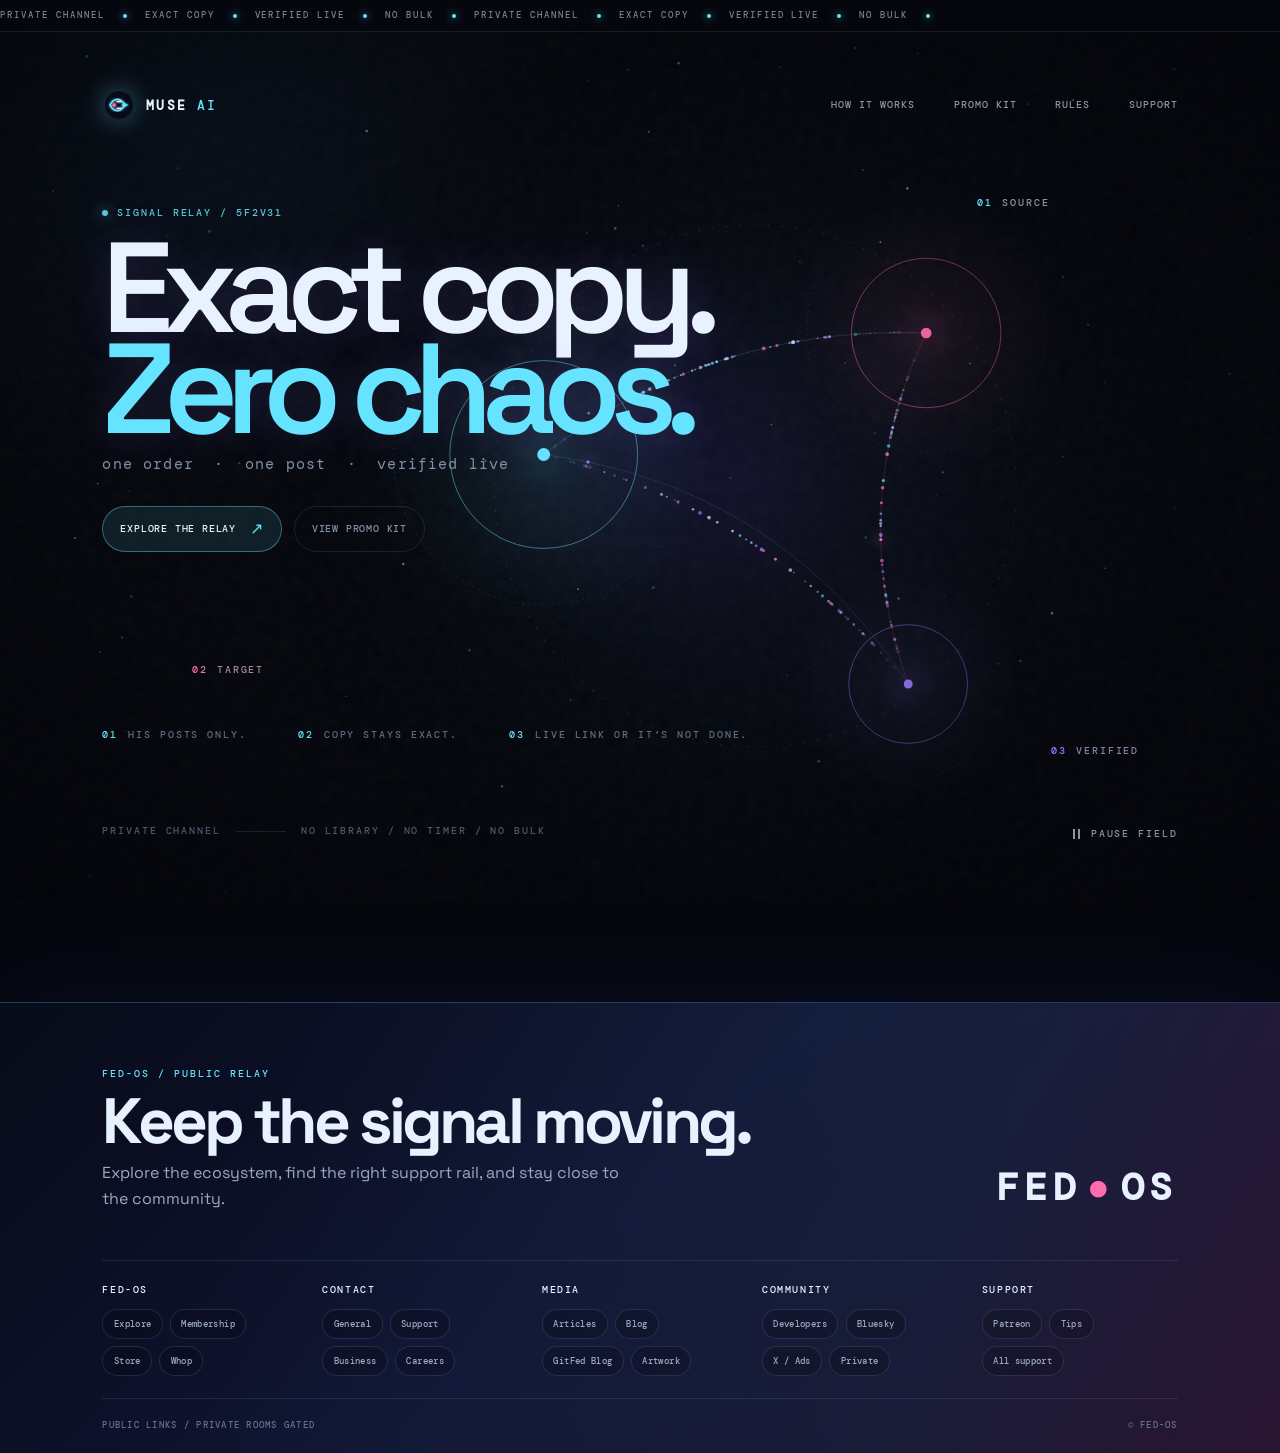
<file: index.html>
<!doctype html>
<html lang="en">
<head>
  <meta charset="utf-8" />
  <meta name="viewport" content="width=device-width, initial-scale=1" />
  <meta name="theme-color" content="#05070d" />
  <meta name="description" content="Muse AI Repost — exact copy, private relay, verified live." />
  <title>Muse AI Repost — Signal Relay</title>
  <link rel="icon" type="image/svg+xml" href="assets/favicon.svg" />
  <link rel="alternate icon" href="assets/favicon.svg" />
  <link rel="preconnect" href="https://fonts.googleapis.com">
  <link rel="preconnect" href="https://fonts.gstatic.com" crossorigin>
  <link href="https://fonts.googleapis.com/css2?family=DM+Mono:wght@400;500&family=Space+Grotesk:wght@400;500;600;700&display=swap" rel="stylesheet">
  <link rel="stylesheet" href="styles.css" />
  <link rel="stylesheet" href="pages/site-pages.css" />
</head>
<body>
  <main class="scene" aria-label="Animated signal relay background">
    <canvas id="signalCanvas" aria-hidden="true"></canvas>
    <div class="noise" aria-hidden="true"></div><div class="vignette" aria-hidden="true"></div>
    <div class="signal-ticker" aria-label="Live relay status"><div class="signal-ticker-track"><span>PRIVATE CHANNEL</span><i></i><span>EXACT COPY</span><i></i><span>VERIFIED LIVE</span><i></i><span>NO BULK</span><i></i><span>PRIVATE CHANNEL</span><i></i><span>EXACT COPY</span><i></i><span>VERIFIED LIVE</span><i></i><span>NO BULK</span><i></i></div></div>
    <nav class="site-nav" aria-label="Primary navigation">
      <a class="brand" href="index.html"><img src="assets/logo-mark.svg" alt="" /> <span>MUSE <b>AI</b></span></a>
      <div class="nav-links"><a href="pages/how-it-works.html">How it works</a><a href="pages/promo-kit.html">Promo kit</a><a href="pages/platform-rules.html">Rules</a><a href="pages/support.html">Support</a></div>
    </nav>
    <section class="brand-lockup">
      <div class="eyebrow"><span class="status-dot"></span> SIGNAL RELAY / 5F2V31</div>
      <h1>Exact copy.<br /><em>Zero chaos.</em></h1>
      <p>one order&nbsp; · &nbsp;one post&nbsp; · &nbsp;verified live</p>
      <div class="hero-actions"><a class="button button-primary" href="pages/how-it-works.html">Explore the relay <span>↗</span></a><a class="button button-quiet" href="pages/promo-kit.html">View promo kit</a></div>
    </section>
    <div class="orbit-label label-source"><span>01</span> SOURCE</div><div class="orbit-label label-target"><span>02</span> TARGET</div><div class="orbit-label label-verified"><span>03</span> VERIFIED</div>
    <section class="feature-strip" aria-label="Product principles"><div><strong>01</strong><span>His posts only.</span></div><div><strong>02</strong><span>Copy stays exact.</span></div><div><strong>03</strong><span>Live link or it’s not done.</span></div></section>
    <section class="footer-line" aria-label="System status"><span>PRIVATE CHANNEL</span><span class="footer-rule"></span><span>NO LIBRARY / NO TIMER / NO BULK</span></section>
    <button class="pause-button" id="pauseButton" type="button" aria-label="Pause animation" aria-pressed="false"><span class="pause-icon" aria-hidden="true"><i></i><i></i></span><span class="pause-label">PAUSE FIELD</span></button>
  </main>
  <footer class="fed-footer" aria-label="FED-OS footer"><div class="fed-footer-beam" aria-hidden="true"></div><div class="fed-footer-top"><div><div class="footer-kicker">FED-OS / PUBLIC RELAY</div><h2>Keep the signal moving.</h2><p>Explore the ecosystem, find the right support rail, and stay close to the community.</p></div><a class="footer-mark" href="index.html" aria-label="Back to home">FED<span>●</span>OS</a></div><div class="footer-groups"><section><h3>FED-OS</h3><div class="footer-buttons"><a href="https://www.fedpromptly.org" target="_blank" rel="noopener noreferrer">Explore</a><a href="https://www.fedpromptly.com/aid" target="_blank" rel="noopener noreferrer">Membership</a><a href="https://www.jabburr.com/fed-os" target="_blank" rel="noopener noreferrer">Store</a><a href="https://whop.com/fedpromptly/" target="_blank" rel="noopener noreferrer">Whop</a></div></section><section><h3>Contact</h3><div class="footer-buttons"><a href="mailto:contact@fedpromptly.com">General</a><a href="mailto:support@fedpromptly.com">Support</a><a href="mailto:business@fedpromptly.com">Business</a><a href="mailto:careers@fedpromptly.com">Careers</a></div></section><section><h3>Media</h3><div class="footer-buttons"><a href="https://substack.com/@fedpromptly" target="_blank" rel="noopener noreferrer">Articles</a><a href="https://fedpromptly.wordpress.com/" target="_blank" rel="noopener noreferrer">Blog</a><a href="https://gitfed.substack.com/" target="_blank" rel="noopener noreferrer">GitFed Blog</a><a href="https://www.deviantart.com/fedpromptly" target="_blank" rel="noopener noreferrer">Artwork</a></div></section><section><h3>Community</h3><div class="footer-buttons"><a href="https://discord.gg/Jm4XStx4Pf" target="_blank" rel="noopener noreferrer">Developers</a><a href="https://bsky.app/profile/fed-os.bsky.social" target="_blank" rel="noopener noreferrer">Bluesky</a><a href="https://x.com/Fedpromptly" target="_blank" rel="noopener noreferrer">X / Ads</a><a href="pages/private-communities.html">Private</a></div></section><section><h3>Support</h3><div class="footer-buttons"><a href="https://www.patreon.com/c/FEDpromptly" target="_blank" rel="noopener noreferrer">Patreon</a><a href="https://buymeacoffee.com/fedpromptly" target="_blank" rel="noopener noreferrer">Tips</a><a href="pages/support.html">All support</a></div></section></div><div class="fed-footer-bottom"><span>PUBLIC LINKS / PRIVATE ROOMS GATED</span><span>© FED-OS</span></div></footer>
  <script src="script.js"></script>
</body>
</html>
</file>
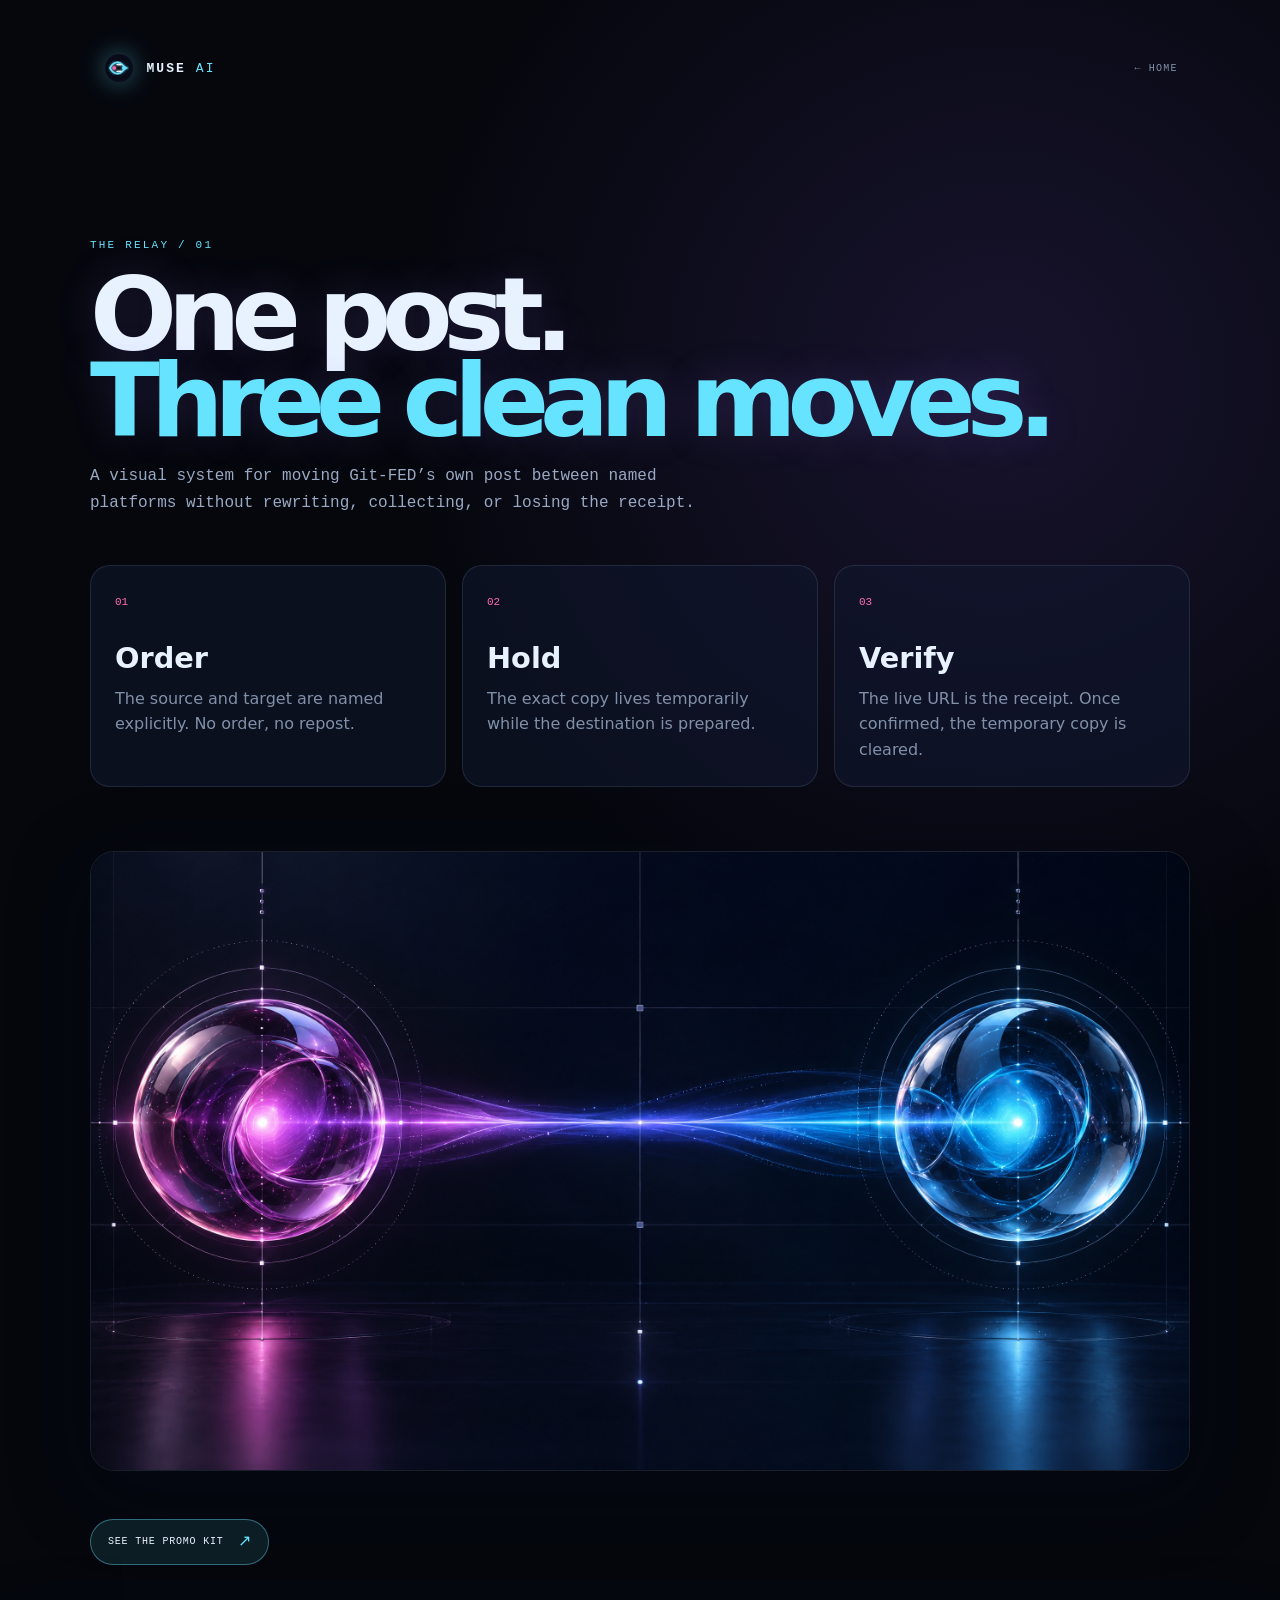
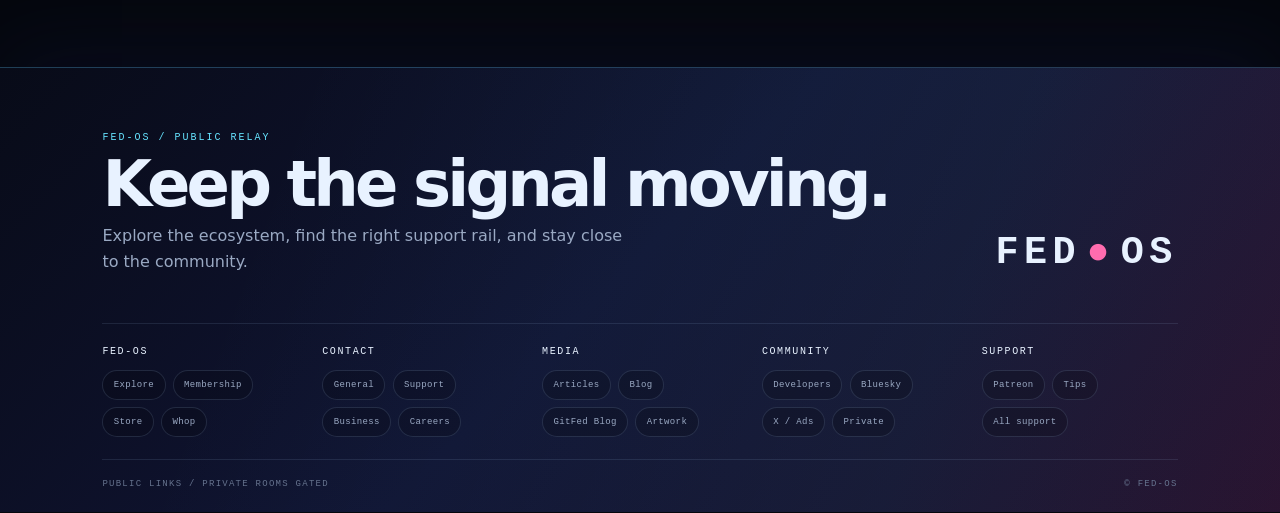
<file: pages/how-it-works.html>
<!doctype html><html lang="en"><head><meta charset="utf-8"><meta name="viewport" content="width=device-width,initial-scale=1"><meta name="theme-color" content="#05070d"><title>How It Works — Muse AI Repost</title><link rel="icon" href="../assets/favicon.svg"><link rel="stylesheet" href="../styles.css"><link rel="stylesheet" href="../pages/site-pages.css"></head><body class="inner-page"><nav class="inner-nav"><a class="brand" href="../index.html"><img src="../assets/logo-mark.svg" alt=""> <span>MUSE <b>AI</b></span></a><a class="back-link" href="../index.html">← Home</a></nav><main class="page-wrap"><div class="page-kicker">THE RELAY / 01</div><h1>One post.<br><em>Three clean moves.</em></h1><p class="lead">A visual system for moving Git-FED’s own post between named platforms without rewriting, collecting, or losing the receipt.</p><div class="steps"><article><span>01</span><h2>Order</h2><p>The source and target are named explicitly. No order, no repost.</p></article><article><span>02</span><h2>Hold</h2><p>The exact copy lives temporarily while the destination is prepared.</p></article><article><span>03</span><h2>Verify</h2><p>The live URL is the receipt. Once confirmed, the temporary copy is cleared.</p></article></div><img class="wide-art" src="../assets/banner-source-target.png" alt="Two luminous relay nodes connected by a signal beam"><a class="button button-primary" href="promo-kit.html">See the promo kit <span>↗</span></a></main><footer class="fed-footer" aria-label="FED-OS footer"><div class="fed-footer-beam" aria-hidden="true"></div><div class="fed-footer-top"><div><div class="footer-kicker">FED-OS / PUBLIC RELAY</div><h2>Keep the signal moving.</h2><p>Explore the ecosystem, find the right support rail, and stay close to the community.</p></div><a class="footer-mark" href="../index.html" aria-label="Back to home">FED<span>●</span>OS</a></div><div class="footer-groups"><section><h3>FED-OS</h3><div class="footer-buttons"><a href="https://www.fedpromptly.org" target="_blank" rel="noopener noreferrer">Explore</a><a href="https://www.fedpromptly.com/aid" target="_blank" rel="noopener noreferrer">Membership</a><a href="https://www.jabburr.com/fed-os" target="_blank" rel="noopener noreferrer">Store</a><a href="https://whop.com/fedpromptly/" target="_blank" rel="noopener noreferrer">Whop</a></div></section><section><h3>Contact</h3><div class="footer-buttons"><a href="mailto:contact@fedpromptly.com">General</a><a href="mailto:support@fedpromptly.com">Support</a><a href="mailto:business@fedpromptly.com">Business</a><a href="mailto:careers@fedpromptly.com">Careers</a></div></section><section><h3>Media</h3><div class="footer-buttons"><a href="https://substack.com/@fedpromptly" target="_blank" rel="noopener noreferrer">Articles</a><a href="https://fedpromptly.wordpress.com/" target="_blank" rel="noopener noreferrer">Blog</a><a href="https://gitfed.substack.com/" target="_blank" rel="noopener noreferrer">GitFed Blog</a><a href="https://www.deviantart.com/fedpromptly" target="_blank" rel="noopener noreferrer">Artwork</a></div></section><section><h3>Community</h3><div class="footer-buttons"><a href="https://discord.gg/Jm4XStx4Pf" target="_blank" rel="noopener noreferrer">Developers</a><a href="https://bsky.app/profile/fed-os.bsky.social" target="_blank" rel="noopener noreferrer">Bluesky</a><a href="https://x.com/Fedpromptly" target="_blank" rel="noopener noreferrer">X / Ads</a><a href="private-communities.html">Private</a></div></section><section><h3>Support</h3><div class="footer-buttons"><a href="https://www.patreon.com/c/FEDpromptly" target="_blank" rel="noopener noreferrer">Patreon</a><a href="https://buymeacoffee.com/fedpromptly" target="_blank" rel="noopener noreferrer">Tips</a><a href="support.html">All support</a></div></section></div><div class="fed-footer-bottom"><span>PUBLIC LINKS / PRIVATE ROOMS GATED</span><span>© FED-OS</span></div></footer>
</body></html>
</file>
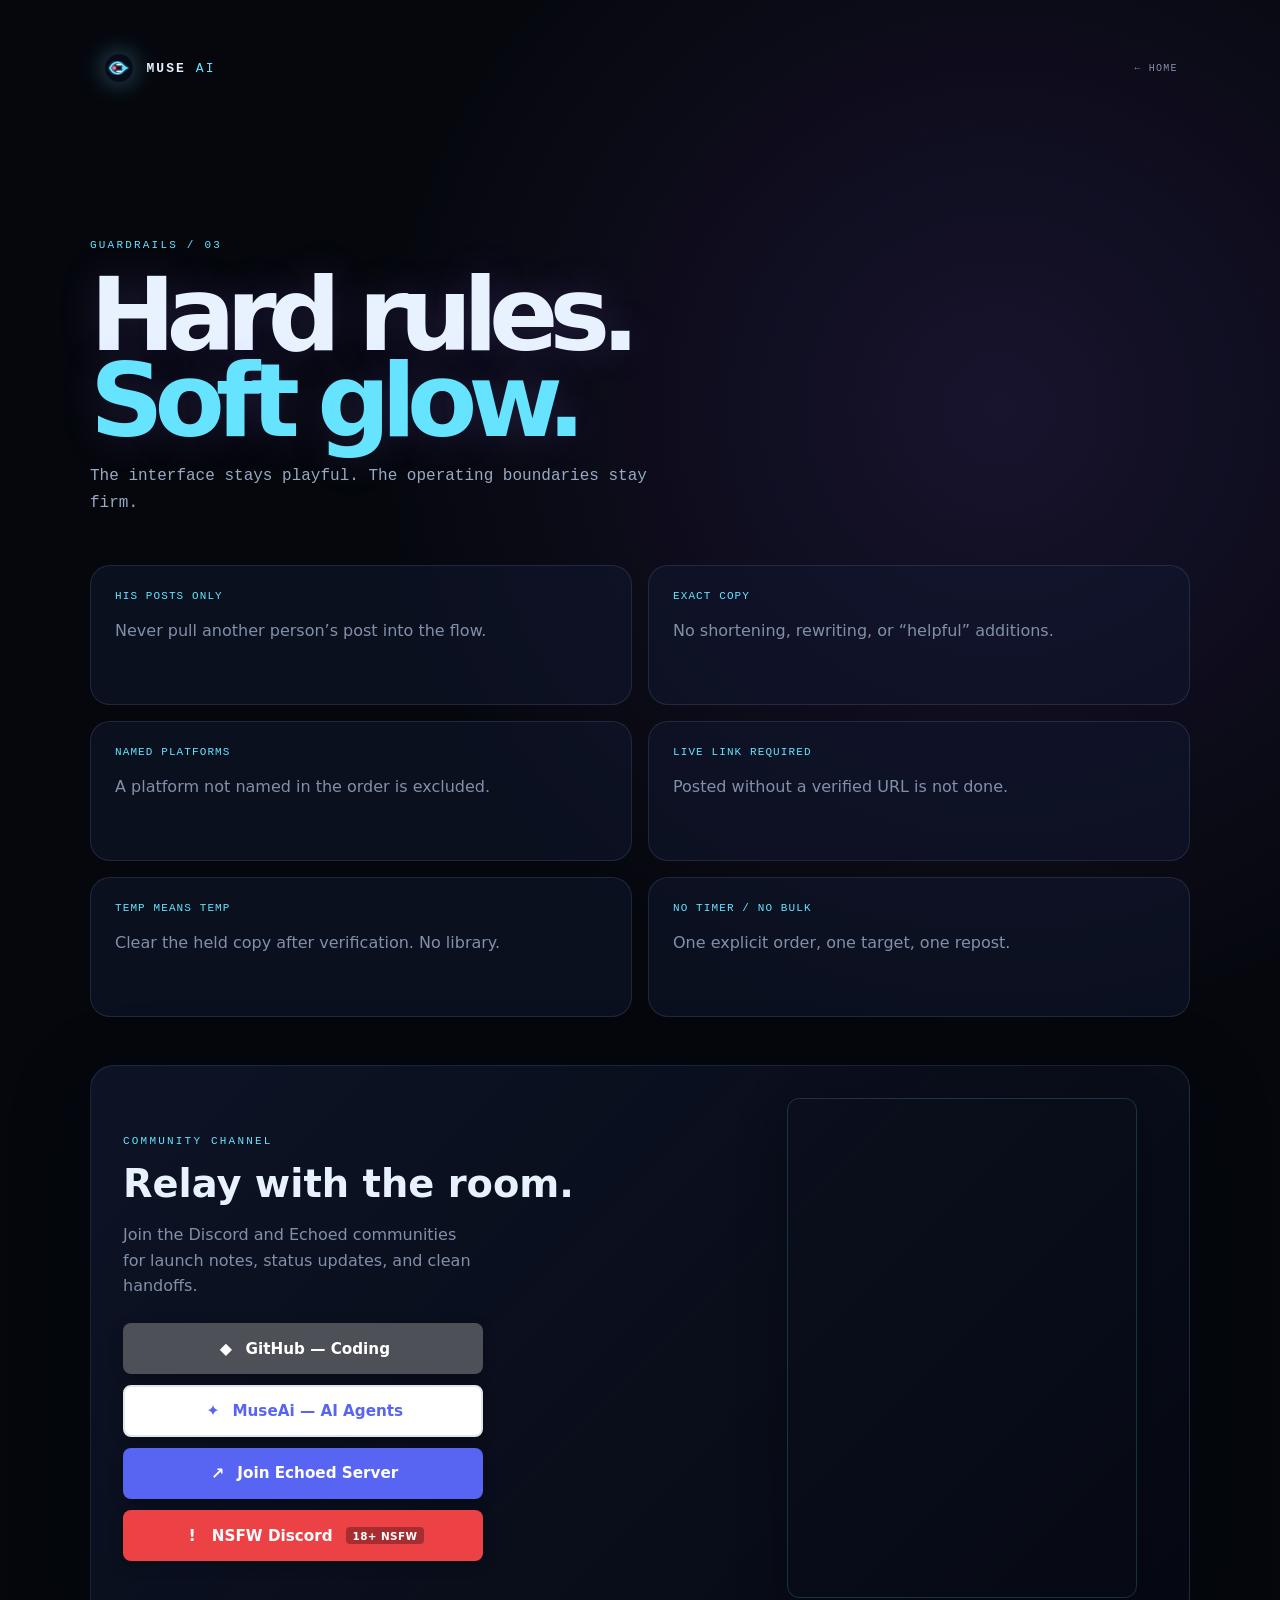
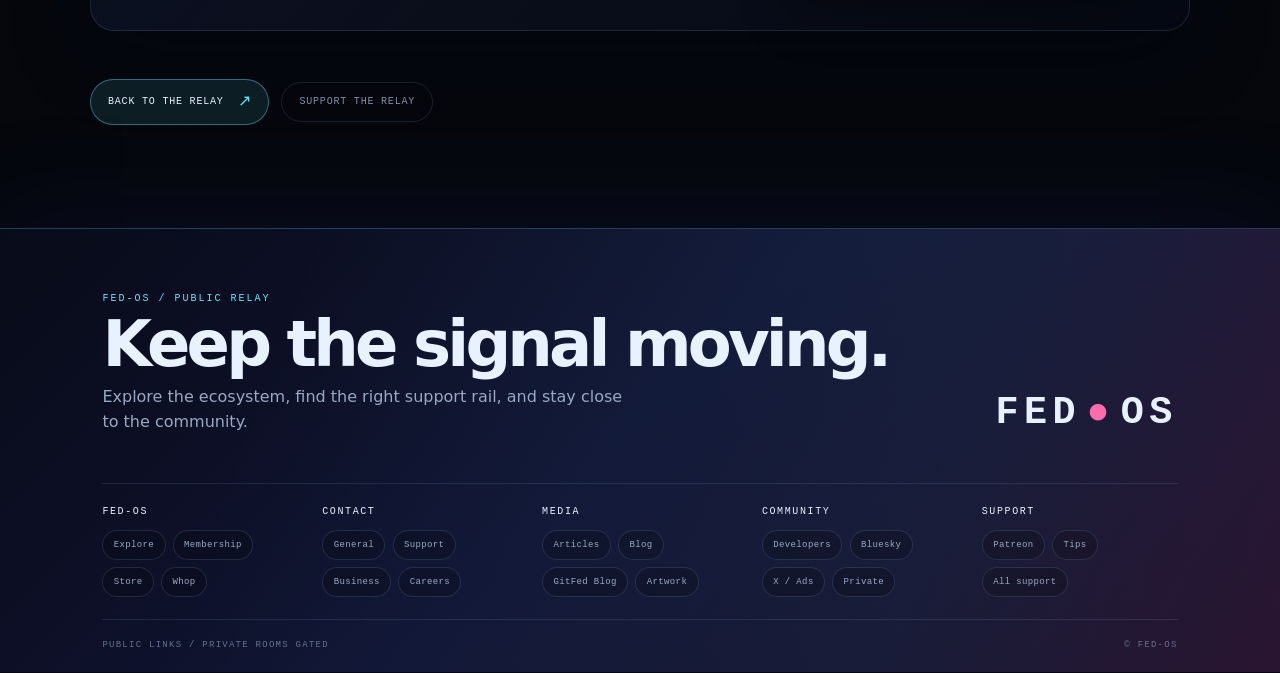
<file: pages/platform-rules.html>
<!doctype html>
<html lang="en">
<head>
  <meta charset="utf-8"><meta name="viewport" content="width=device-width,initial-scale=1"><meta name="theme-color" content="#05070d">
  <title>Rules — Muse AI Repost</title>
  <link rel="icon" href="../assets/favicon.svg"><link rel="stylesheet" href="../styles.css"><link rel="stylesheet" href="site-pages.css">
</head>
<body class="inner-page">
  <nav class="inner-nav"><a class="brand" href="../index.html"><img src="../assets/logo-mark.svg" alt=""> <span>MUSE <b>AI</b></span></a><a class="back-link" href="../index.html">← Home</a></nav>
  <main class="page-wrap">
    <div class="page-kicker">GUARDRAILS / 03</div><h1>Hard rules.<br><em>Soft glow.</em></h1><p class="lead">The interface stays playful. The operating boundaries stay firm.</p>
    <div class="rule-list"><article><b>HIS POSTS ONLY</b><p>Never pull another person’s post into the flow.</p></article><article><b>EXACT COPY</b><p>No shortening, rewriting, or “helpful” additions.</p></article><article><b>NAMED PLATFORMS</b><p>A platform not named in the order is excluded.</p></article><article><b>LIVE LINK REQUIRED</b><p>Posted without a verified URL is not done.</p></article><article><b>TEMP MEANS TEMP</b><p>Clear the held copy after verification. No library.</p></article><article><b>NO TIMER / NO BULK</b><p>One explicit order, one target, one repost.</p></article></div>
    <section class="community-card">
      <div><div class="page-kicker">COMMUNITY CHANNEL</div><h2>Relay with the room.</h2><p>Join the Discord and Echoed communities for launch notes, status updates, and clean handoffs.</p><div class="discord-links" aria-label="Community servers"><a class="discord-btn discord-github" href="https://discord.com/invite/Jm4XStx4Pf" target="_blank" rel="noopener noreferrer"><span class="discord-mark">◆</span> GitHub — Coding</a><a class="discord-btn discord-muse" href="https://discord.com/invite/dPPdvYys2a" target="_blank" rel="noopener noreferrer"><span class="discord-mark">✦</span> MuseAi — AI Agents</a><a class="discord-btn discord-echoed" href="https://preview.echoed.gg/server/65dd48216ed48ac1856e" target="_blank" rel="noopener noreferrer"><span class="discord-mark">↗</span> Join Echoed Server</a><button class="discord-btn discord-nsfw" id="nsfwDiscordBtn" type="button"><span class="discord-mark">!</span> NSFW Discord <span class="discord-tag">18+ NSFW</span></button></div></div>
      <div class="discord-frame"><iframe src="https://discord.com/widget?id=1400235929154879490&amp;theme=dark" title="Muse AI Discord community" width="350" height="500" allowtransparency="true" frameborder="0" sandbox="allow-popups allow-popups-to-escape-sandbox allow-same-origin allow-scripts"></iframe></div>
    </section>
    <div class="page-actions"><a class="button button-primary" href="how-it-works.html">Back to the relay <span>↗</span></a><a class="button button-quiet" href="support.html">Support the relay</a></div>
  </main>

  <dialog class="discord-age-dialog" id="discordAgeDialog" aria-labelledby="discord-age-title">
    <h2 id="discord-age-title">Age confirmation required</h2><p>This Discord server contains adult 18+ / NSFW content. Confirm your age, then email <a href="mailto:museai@fedpromptly.com">museai@fedpromptly.com</a> to request the redirected link.</p>
    <label class="discord-verify"><input type="checkbox" id="discordAgeCheck"><span>I confirm that I am 18 or older and consent to viewing adult content.</span></label>
    <div class="discord-dialog-actions"><button class="button button-primary" id="discordAgeConfirm" type="button" disabled>Show instructions <span>↗</span></button><button class="button button-quiet" id="discordAgeCancel" type="button">Cancel</button></div>
  </dialog>
  <dialog class="discord-age-dialog" id="discordInstructionDialog" aria-labelledby="discord-instruction-title">
    <h2 id="discord-instruction-title">Email required</h2><p>For safety, this page does not redirect directly to the NSFW invite. Email <a href="mailto:museai@fedpromptly.com">museai@fedpromptly.com</a> after confirming your age to receive the redirected link.</p><div class="discord-dialog-actions"><a class="button button-primary" href="mailto:museai@fedpromptly.com">Email Muse AI <span>↗</span></a><button class="button button-quiet" id="discordInstructionClose" type="button">Close</button></div>
  </dialog>
  <script>
    (() => {
      const gate=document.getElementById('discordAgeDialog'), instruction=document.getElementById('discordInstructionDialog'), trigger=document.getElementById('nsfwDiscordBtn'), check=document.getElementById('discordAgeCheck'), confirm=document.getElementById('discordAgeConfirm');
      trigger.addEventListener('click',()=>{check.checked=false;confirm.disabled=true;gate.showModal()});
      check.addEventListener('change',()=>{confirm.disabled=!check.checked});
      confirm.addEventListener('click',()=>{if(!check.checked)return;gate.close();instruction.showModal()});
      document.getElementById('discordAgeCancel').addEventListener('click',()=>gate.close());
      document.getElementById('discordInstructionClose').addEventListener('click',()=>instruction.close());
      [gate,instruction].forEach(dialog=>dialog.addEventListener('click',event=>{if(event.target===dialog)dialog.close()}));
    })();
  </script>
<footer class="fed-footer" aria-label="FED-OS footer"><div class="fed-footer-beam" aria-hidden="true"></div><div class="fed-footer-top"><div><div class="footer-kicker">FED-OS / PUBLIC RELAY</div><h2>Keep the signal moving.</h2><p>Explore the ecosystem, find the right support rail, and stay close to the community.</p></div><a class="footer-mark" href="../index.html" aria-label="Back to home">FED<span>●</span>OS</a></div><div class="footer-groups"><section><h3>FED-OS</h3><div class="footer-buttons"><a href="https://www.fedpromptly.org" target="_blank" rel="noopener noreferrer">Explore</a><a href="https://www.fedpromptly.com/aid" target="_blank" rel="noopener noreferrer">Membership</a><a href="https://www.jabburr.com/fed-os" target="_blank" rel="noopener noreferrer">Store</a><a href="https://whop.com/fedpromptly/" target="_blank" rel="noopener noreferrer">Whop</a></div></section><section><h3>Contact</h3><div class="footer-buttons"><a href="mailto:contact@fedpromptly.com">General</a><a href="mailto:support@fedpromptly.com">Support</a><a href="mailto:business@fedpromptly.com">Business</a><a href="mailto:careers@fedpromptly.com">Careers</a></div></section><section><h3>Media</h3><div class="footer-buttons"><a href="https://substack.com/@fedpromptly" target="_blank" rel="noopener noreferrer">Articles</a><a href="https://fedpromptly.wordpress.com/" target="_blank" rel="noopener noreferrer">Blog</a><a href="https://gitfed.substack.com/" target="_blank" rel="noopener noreferrer">GitFed Blog</a><a href="https://www.deviantart.com/fedpromptly" target="_blank" rel="noopener noreferrer">Artwork</a></div></section><section><h3>Community</h3><div class="footer-buttons"><a href="https://discord.gg/Jm4XStx4Pf" target="_blank" rel="noopener noreferrer">Developers</a><a href="https://bsky.app/profile/fed-os.bsky.social" target="_blank" rel="noopener noreferrer">Bluesky</a><a href="https://x.com/Fedpromptly" target="_blank" rel="noopener noreferrer">X / Ads</a><a href="private-communities.html">Private</a></div></section><section><h3>Support</h3><div class="footer-buttons"><a href="https://www.patreon.com/c/FEDpromptly" target="_blank" rel="noopener noreferrer">Patreon</a><a href="https://buymeacoffee.com/fedpromptly" target="_blank" rel="noopener noreferrer">Tips</a><a href="support.html">All support</a></div></section></div><div class="fed-footer-bottom"><span>PUBLIC LINKS / PRIVATE ROOMS GATED</span><span>© FED-OS</span></div></footer>
</body>
</html>
</file>
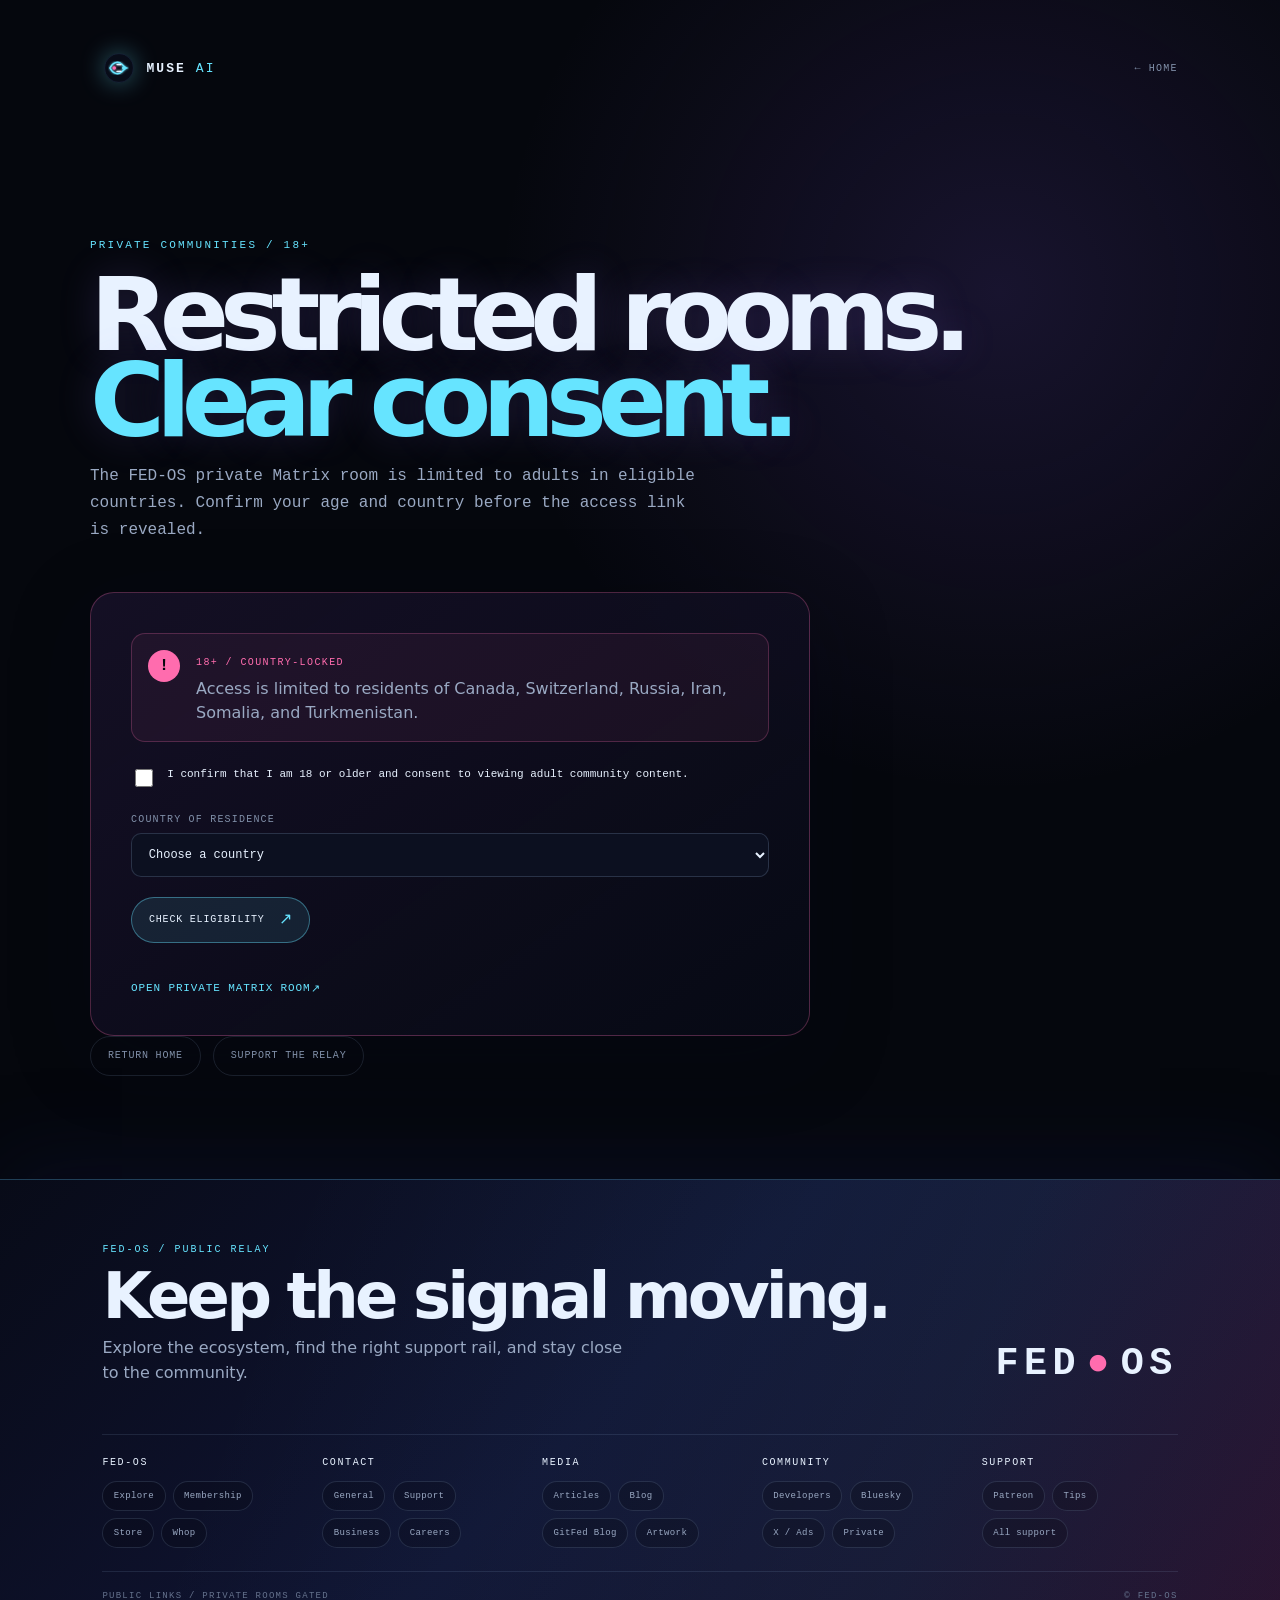
<file: pages/private-communities.html>
<!doctype html>
<html lang="en">
<head>
  <meta charset="utf-8"><meta name="viewport" content="width=device-width,initial-scale=1"><meta name="theme-color" content="#05070d">
  <title>Private Communities — FED-OS</title>
  <link rel="icon" href="../assets/favicon.svg"><link rel="stylesheet" href="../styles.css"><link rel="stylesheet" href="site-pages.css">
</head>
<body class="inner-page private-page">
  <nav class="inner-nav"><a class="brand" href="../index.html"><img src="../assets/logo-mark.svg" alt=""> <span>MUSE <b>AI</b></span></a><a class="back-link" href="../index.html">← Home</a></nav>
  <main class="page-wrap private-wrap">
    <div class="page-kicker">PRIVATE COMMUNITIES / 18+</div>
    <h1>Restricted rooms.<br><em>Clear consent.</em></h1>
    <p class="lead">The FED-OS private Matrix room is limited to adults in eligible countries. Confirm your age and country before the access link is revealed.</p>
    <section class="private-card">
      <div class="private-warning"><span class="private-symbol">!</span><div><strong>18+ / COUNTRY-LOCKED</strong><p>Access is limited to residents of Canada, Switzerland, Russia, Iran, Somalia, and Turkmenistan.</p></div></div>
      <label class="private-check"><input type="checkbox" id="privateAge"> <span>I confirm that I am 18 or older and consent to viewing adult community content.</span></label>
      <label class="private-field" for="privateCountry"><span>COUNTRY OF RESIDENCE</span><select id="privateCountry"><option value="">Choose a country</option><option>Canada</option><option>Switzerland</option><option>Russia</option><option>Iran</option><option>Somalia</option><option>Turkmenistan</option><option value="ineligible">Other / not listed</option></select></label>
      <button class="button button-primary" id="revealPrivate" type="button" disabled>Check eligibility <span>↗</span></button>
      <p class="private-status" id="privateStatus" role="status" aria-live="polite"></p>
      <a class="matrix-link" id="matrixLink" href="https://matrix.to/#/#fed-os:matrix.org" target="_blank" rel="noopener noreferrer" hidden>Open private Matrix room <span>↗</span></a>
    </section>
    <div class="page-actions"><a class="button button-quiet" href="../index.html">Return home</a><a class="button button-quiet" href="support.html">Support the relay</a></div>
  </main>
  <script>
    (() => {
      const age=document.getElementById('privateAge'), country=document.getElementById('privateCountry'), reveal=document.getElementById('revealPrivate'), status=document.getElementById('privateStatus'), link=document.getElementById('matrixLink');
      const refresh=()=>{reveal.disabled=!(age.checked && country.value)};
      age.addEventListener('change',refresh); country.addEventListener('change',refresh);
      reveal.addEventListener('click',()=>{if(!age.checked||!country.value)return;if(country.value==='ineligible'){link.hidden=true;status.textContent='This room is not available in the selected country.';status.className='private-status is-error';return}status.textContent='Eligibility confirmed. The private room link is now available.';status.className='private-status is-success';link.hidden=false});
    })();
  </script>
<footer class="fed-footer" aria-label="FED-OS footer"><div class="fed-footer-beam" aria-hidden="true"></div><div class="fed-footer-top"><div><div class="footer-kicker">FED-OS / PUBLIC RELAY</div><h2>Keep the signal moving.</h2><p>Explore the ecosystem, find the right support rail, and stay close to the community.</p></div><a class="footer-mark" href="../index.html" aria-label="Back to home">FED<span>●</span>OS</a></div><div class="footer-groups"><section><h3>FED-OS</h3><div class="footer-buttons"><a href="https://www.fedpromptly.org" target="_blank" rel="noopener noreferrer">Explore</a><a href="https://www.fedpromptly.com/aid" target="_blank" rel="noopener noreferrer">Membership</a><a href="https://www.jabburr.com/fed-os" target="_blank" rel="noopener noreferrer">Store</a><a href="https://whop.com/fedpromptly/" target="_blank" rel="noopener noreferrer">Whop</a></div></section><section><h3>Contact</h3><div class="footer-buttons"><a href="mailto:contact@fedpromptly.com">General</a><a href="mailto:support@fedpromptly.com">Support</a><a href="mailto:business@fedpromptly.com">Business</a><a href="mailto:careers@fedpromptly.com">Careers</a></div></section><section><h3>Media</h3><div class="footer-buttons"><a href="https://substack.com/@fedpromptly" target="_blank" rel="noopener noreferrer">Articles</a><a href="https://fedpromptly.wordpress.com/" target="_blank" rel="noopener noreferrer">Blog</a><a href="https://gitfed.substack.com/" target="_blank" rel="noopener noreferrer">GitFed Blog</a><a href="https://www.deviantart.com/fedpromptly" target="_blank" rel="noopener noreferrer">Artwork</a></div></section><section><h3>Community</h3><div class="footer-buttons"><a href="https://discord.gg/Jm4XStx4Pf" target="_blank" rel="noopener noreferrer">Developers</a><a href="https://bsky.app/profile/fed-os.bsky.social" target="_blank" rel="noopener noreferrer">Bluesky</a><a href="https://x.com/Fedpromptly" target="_blank" rel="noopener noreferrer">X / Ads</a><a href="private-communities.html">Private</a></div></section><section><h3>Support</h3><div class="footer-buttons"><a href="https://www.patreon.com/c/FEDpromptly" target="_blank" rel="noopener noreferrer">Patreon</a><a href="https://buymeacoffee.com/fedpromptly" target="_blank" rel="noopener noreferrer">Tips</a><a href="support.html">All support</a></div></section></div><div class="fed-footer-bottom"><span>PUBLIC LINKS / PRIVATE ROOMS GATED</span><span>© FED-OS</span></div></footer>
</body>
</html>
</file>
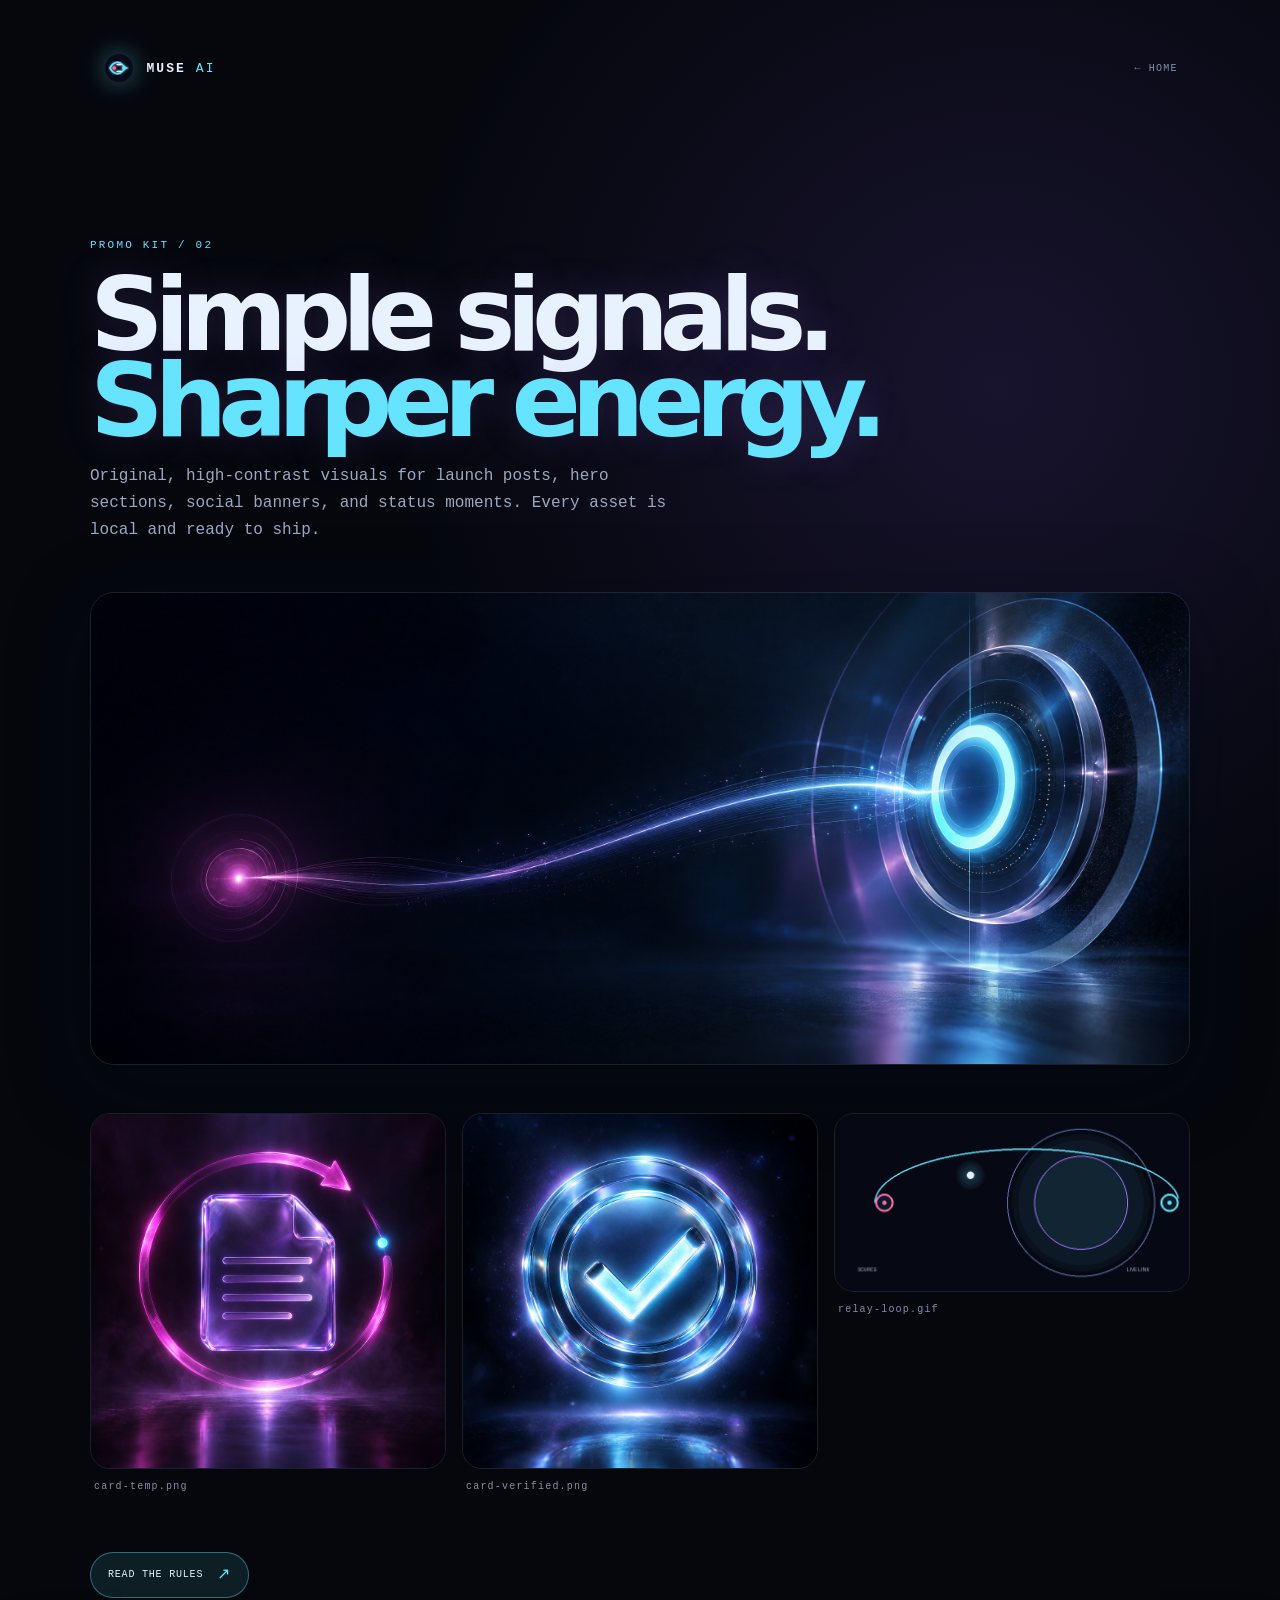
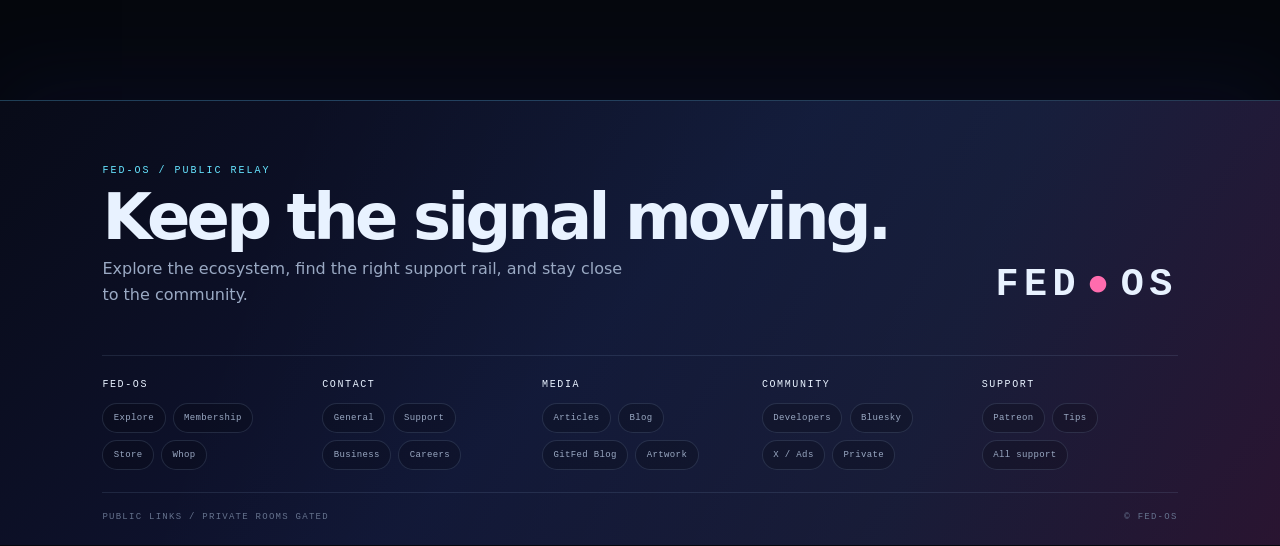
<file: pages/promo-kit.html>
<!doctype html><html lang="en"><head><meta charset="utf-8"><meta name="viewport" content="width=device-width,initial-scale=1"><meta name="theme-color" content="#05070d"><title>Promo Kit — Muse AI Repost</title><link rel="icon" href="../assets/favicon.svg"><link rel="stylesheet" href="../styles.css"><link rel="stylesheet" href="site-pages.css"></head><body class="inner-page"><nav class="inner-nav"><a class="brand" href="../index.html"><img src="../assets/logo-mark.svg" alt=""> <span>MUSE <b>AI</b></span></a><a class="back-link" href="../index.html">← Home</a></nav><main class="page-wrap"><div class="page-kicker">PROMO KIT / 02</div><h1>Simple signals.<br><em>Sharper energy.</em></h1><p class="lead">Original, high-contrast visuals for launch posts, hero sections, social banners, and status moments. Every asset is local and ready to ship.</p><img class="hero-art" src="../assets/promo-hero.png" alt="Luminous signal traveling from a magenta source into a cyan verification ring"><div class="asset-grid"><figure><img src="../assets/card-temp.png" alt="Glowing temporary document relay artwork"><figcaption>card-temp.png</figcaption></figure><figure><img src="../assets/card-verified.png" alt="Glowing verified seal artwork"><figcaption>card-verified.png</figcaption></figure><figure class="gif-card"><img src="../assets/relay-loop.gif" alt="Animated relay loop"><figcaption>relay-loop.gif</figcaption></figure></div><a class="button button-primary" href="platform-rules.html">Read the rules <span>↗</span></a></main><footer class="fed-footer" aria-label="FED-OS footer"><div class="fed-footer-beam" aria-hidden="true"></div><div class="fed-footer-top"><div><div class="footer-kicker">FED-OS / PUBLIC RELAY</div><h2>Keep the signal moving.</h2><p>Explore the ecosystem, find the right support rail, and stay close to the community.</p></div><a class="footer-mark" href="../index.html" aria-label="Back to home">FED<span>●</span>OS</a></div><div class="footer-groups"><section><h3>FED-OS</h3><div class="footer-buttons"><a href="https://www.fedpromptly.org" target="_blank" rel="noopener noreferrer">Explore</a><a href="https://www.fedpromptly.com/aid" target="_blank" rel="noopener noreferrer">Membership</a><a href="https://www.jabburr.com/fed-os" target="_blank" rel="noopener noreferrer">Store</a><a href="https://whop.com/fedpromptly/" target="_blank" rel="noopener noreferrer">Whop</a></div></section><section><h3>Contact</h3><div class="footer-buttons"><a href="mailto:contact@fedpromptly.com">General</a><a href="mailto:support@fedpromptly.com">Support</a><a href="mailto:business@fedpromptly.com">Business</a><a href="mailto:careers@fedpromptly.com">Careers</a></div></section><section><h3>Media</h3><div class="footer-buttons"><a href="https://substack.com/@fedpromptly" target="_blank" rel="noopener noreferrer">Articles</a><a href="https://fedpromptly.wordpress.com/" target="_blank" rel="noopener noreferrer">Blog</a><a href="https://gitfed.substack.com/" target="_blank" rel="noopener noreferrer">GitFed Blog</a><a href="https://www.deviantart.com/fedpromptly" target="_blank" rel="noopener noreferrer">Artwork</a></div></section><section><h3>Community</h3><div class="footer-buttons"><a href="https://discord.gg/Jm4XStx4Pf" target="_blank" rel="noopener noreferrer">Developers</a><a href="https://bsky.app/profile/fed-os.bsky.social" target="_blank" rel="noopener noreferrer">Bluesky</a><a href="https://x.com/Fedpromptly" target="_blank" rel="noopener noreferrer">X / Ads</a><a href="private-communities.html">Private</a></div></section><section><h3>Support</h3><div class="footer-buttons"><a href="https://www.patreon.com/c/FEDpromptly" target="_blank" rel="noopener noreferrer">Patreon</a><a href="https://buymeacoffee.com/fedpromptly" target="_blank" rel="noopener noreferrer">Tips</a><a href="support.html">All support</a></div></section></div><div class="fed-footer-bottom"><span>PUBLIC LINKS / PRIVATE ROOMS GATED</span><span>© FED-OS</span></div></footer>
</body></html>
</file>
<file: styles.css>
:root{--ink:#05070d;--paper:#e8f2ff;--muted:#8190a9;--cyan:#66e4ff;--violet:#9c7bff;--pink:#ff6cae;--line:rgba(157,183,224,.14)}*{box-sizing:border-box}html,body{margin:0;min-height:100%;background:var(--ink)}body{overflow-x:hidden;color:var(--paper);font-family:"Space Grotesk",system-ui,sans-serif}.scene{position:relative;min-height:100svh;overflow:hidden;isolation:isolate;background:radial-gradient(circle at 50% 49%,rgba(72,58,161,.13),transparent 25%),radial-gradient(circle at 15% 15%,rgba(30,106,167,.11),transparent 28%),#05070d}#signalCanvas{position:absolute;inset:0;width:100%;height:100%;z-index:-3}.noise{position:absolute;inset:-50%;z-index:-1;pointer-events:none;opacity:.055;background-image:url("data:image/svg+xml,%3Csvg viewBox='0 0 180 180' xmlns='http://www.w3.org/2000/svg'%3E%3Cfilter id='n'%3E%3CfeTurbulence type='fractalNoise' baseFrequency='.9' numOctaves='4' stitchTiles='stitch'/%3E%3C/filter%3E%3Crect width='100%25' height='100%25' filter='url(%23n)' opacity='.7'/%3E%3C/svg%3E");animation:grain .24s steps(2) infinite}.vignette{position:absolute;inset:0;z-index:-1;pointer-events:none;background:radial-gradient(ellipse at center,transparent 25%,rgba(2,3,8,.28) 65%,rgba(2,3,8,.9) 125%)}.signal-ticker{position:absolute;top:0;left:0;right:0;z-index:5;overflow:hidden;border-bottom:1px solid rgba(157,183,224,.12);background:rgba(5,7,13,.72);backdrop-filter:blur(14px);white-space:nowrap}.signal-ticker-track{display:inline-flex;align-items:center;gap:18px;min-width:max-content;padding:11px 0;color:rgba(232,242,255,.52);font:500 9px/1 "DM Mono",monospace;letter-spacing:.22em;text-transform:uppercase;animation:ticker 28s linear infinite}.signal-ticker-track i{width:4px;height:4px;border-radius:50%;background:var(--cyan);box-shadow:0 0 10px var(--cyan)}.site-nav{position:absolute;top:clamp(3.5rem,7vw,5.5rem);left:clamp(1.5rem,8vw,9rem);right:clamp(1.5rem,8vw,9rem);z-index:4;display:flex;align-items:center;justify-content:space-between}.brand{display:flex;align-items:center;gap:10px;color:var(--paper);font:600 13px/1 "DM Mono",monospace;letter-spacing:.16em;text-decoration:none}.brand img{width:34px;height:34px;filter:drop-shadow(0 0 12px rgba(102,228,255,.4))}.brand b{color:var(--cyan);font-weight:500}.nav-links{display:flex;gap:clamp(1rem,3vw,2.7rem)}.nav-links a{color:rgba(232,242,255,.6);font:500 10px/1 "DM Mono",monospace;letter-spacing:.1em;text-transform:uppercase;text-decoration:none;transition:color .25s,transform .25s}.nav-links a:hover{color:var(--cyan);transform:translateY(-2px)}.brand-lockup{position:absolute;top:clamp(9rem,18vw,13rem);left:clamp(1.5rem,8vw,9rem);z-index:2}.eyebrow,.orbit-label,.footer-line,.pause-button,.feature-strip{font:500 10px/1 "DM Mono",monospace;letter-spacing:.19em;text-transform:uppercase}.eyebrow{display:flex;align-items:center;gap:9px;color:var(--cyan);opacity:.86}.status-dot{width:6px;height:6px;border-radius:50%;background:var(--cyan);box-shadow:0 0 14px var(--cyan);animation:blink 2s ease-in-out infinite}h1{margin:1.2rem 0 .9rem;font-size:clamp(3.7rem,10vw,9.8rem);line-height:.79;letter-spacing:-.09em;font-weight:600;text-shadow:0 0 40px rgba(157,123,255,.18)}h1 em{color:var(--cyan);font-style:normal}.brand-lockup p{margin:0;color:var(--muted);font:400 clamp(.72rem,1.3vw,.92rem)/1.4 "DM Mono",monospace;letter-spacing:.08em}.hero-actions{display:flex;gap:12px;margin-top:2rem}.button{display:inline-flex;align-items:center;gap:14px;padding:14px 17px;border:1px solid var(--line);border-radius:999px;color:var(--paper);font:500 10px/1 "DM Mono",monospace;letter-spacing:.08em;text-decoration:none;text-transform:uppercase;transition:transform .25s,box-shadow .25s,border-color .25s}.button:hover{transform:translateY(-3px);border-color:rgba(102,228,255,.55);box-shadow:0 10px 30px rgba(49,152,196,.13)}.button-primary{background:rgba(102,228,255,.1);border-color:rgba(102,228,255,.4)}.button-primary span{color:var(--cyan);font-size:16px}.button-quiet{color:var(--muted)}.orbit-label{position:absolute;z-index:2;display:flex;align-items:center;gap:9px;color:rgba(226,236,255,.62)}.orbit-label span{color:var(--cyan)}.label-source{top:22%;right:18%}.label-target{bottom:25%;left:15%;color:rgba(255,218,238,.62)}.label-target span{color:var(--pink)}.label-verified{right:11%;bottom:16%;color:rgba(216,205,255,.62)}.label-verified span{color:var(--violet)}.feature-strip{position:absolute;left:clamp(1.5rem,8vw,9rem);bottom:clamp(6rem,13vw,10rem);z-index:2;display:flex;gap:clamp(1rem,4vw,4rem);color:rgba(168,184,214,.56)}.feature-strip div{display:flex;gap:10px;align-items:center}.feature-strip strong{color:var(--cyan);font-weight:500}.footer-line{position:absolute;bottom:clamp(1.5rem,5vw,4rem);left:clamp(1.5rem,8vw,9rem);right:clamp(1.5rem,8vw,9rem);z-index:2;display:flex;align-items:center;gap:15px;color:rgba(168,184,214,.45)}.footer-rule{display:block;width:50px;height:1px;background:var(--line)}.pause-button{position:absolute;bottom:clamp(1.4rem,4.8vw,3.8rem);right:clamp(1.5rem,8vw,9rem);z-index:3;display:flex;gap:11px;align-items:center;border:0;padding:0;color:rgba(232,242,255,.6);background:none;cursor:pointer}.pause-button:hover{color:var(--cyan)}.pause-icon{display:flex;gap:3px}.pause-icon i{display:block;width:2px;height:10px;background:currentColor}.pause-button.is-paused .pause-icon i:first-child{height:0;width:0;border-top:5px solid transparent;border-bottom:5px solid transparent;border-left:7px solid currentColor}.pause-button.is-paused .pause-icon i:last-child{display:none}@keyframes grain{0%{transform:translate(0,0)}25%{transform:translate(2%,-1%)}50%{transform:translate(-1%,2%)}75%{transform:translate(1%,1%)}100%{transform:translate(-2%,-1%)}}@keyframes blink{0%,100%{opacity:.4}50%{opacity:1}}@keyframes ticker{from{transform:translateX(0)}to{transform:translateX(-50%)}}@media(max-width:700px){.site-nav{align-items:flex-start}.nav-links{gap:12px;flex-wrap:wrap;justify-content:flex-end;max-width:210px}.nav-links a{font-size:8px}.brand-lockup{top:10rem;left:1.5rem}h1{font-size:clamp(3.8rem,18vw,7rem)}.label-source{top:42%;right:8%}.label-target{bottom:30%;left:8%}.label-verified{right:8%;bottom:20%}.feature-strip{bottom:7rem;display:grid;gap:10px}.footer-line{bottom:1.5rem;right:auto}.footer-line span:last-child{display:none}.pause-button{bottom:1.5rem;right:1.5rem}}@media(prefers-reduced-motion:reduce){.noise,.status-dot,.signal-ticker-track{animation:none}}
</file>
<file: pages/site-pages.css>
body.inner-page{min-height:100svh;background:radial-gradient(circle at 78% 18%,rgba(111,76,196,.18),transparent 30%),#05070d;color:#e8f2ff}.inner-nav{display:flex;align-items:center;justify-content:space-between;padding:clamp(1.5rem,4vw,3.5rem) clamp(1.5rem,8vw,9rem)}.back-link{color:#8190a9;font:500 10px "DM Mono",monospace;letter-spacing:.12em;text-decoration:none;text-transform:uppercase}.back-link:hover{color:#66e4ff}.page-wrap{width:min(1100px,calc(100% - 3rem));margin:clamp(3rem,8vw,7rem) auto 6rem}.page-kicker{color:#66e4ff;font:500 11px "DM Mono",monospace;letter-spacing:.2em}.page-wrap h1{margin:1.3rem 0 1.2rem;font-size:clamp(3.4rem,8vw,7.2rem);line-height:.84}.page-wrap h1 em{color:#66e4ff;font-style:normal}.lead{width:min(610px,100%);margin:0 0 3rem;color:#9aa9c3;font:400 1rem/1.7 "DM Mono",monospace}.steps{display:grid;grid-template-columns:repeat(3,1fr);gap:1rem;margin:0 0 4rem}.steps article,.rule-list article{padding:1.5rem;border:1px solid rgba(157,183,224,.14);border-radius:20px;background:rgba(18,25,48,.55);transition:transform .25s,border-color .25s}.steps article:hover,.rule-list article:hover{transform:translateY(-6px);border-color:rgba(102,228,255,.5)}.steps span{color:#ff6cae;font:500 11px "DM Mono",monospace}.steps h2{margin:2rem 0 .65rem;font-size:1.8rem}.steps p,.rule-list p{margin:0;color:#8190a9;line-height:1.6}.wide-art,.hero-art{display:block;width:100%;height:auto;margin:0 0 3rem;border:1px solid rgba(157,183,224,.14);border-radius:24px;box-shadow:0 20px 80px rgba(4,8,24,.45)}.asset-grid{display:grid;grid-template-columns:repeat(3,1fr);gap:1rem;margin:0 0 3rem}.asset-grid figure{margin:0}.asset-grid img{display:block;width:100%;border:1px solid rgba(157,183,224,.14);border-radius:20px}.asset-grid figcaption{padding:.75rem .25rem;color:#8190a9;font:500 10px "DM Mono",monospace;letter-spacing:.12em}.rule-list{display:grid;grid-template-columns:repeat(2,1fr);gap:1rem;margin:0 0 3rem}.rule-list article{min-height:140px}.rule-list b{display:block;margin-bottom:1rem;color:#66e4ff;font:500 11px "DM Mono",monospace;letter-spacing:.1em}.community-card{display:grid;grid-template-columns:minmax(0,1fr) 390px;gap:2rem;align-items:center;margin:0 0 3rem;padding:clamp(1.2rem,3vw,2rem);border:1px solid rgba(157,183,224,.14);border-radius:24px;background:linear-gradient(135deg,rgba(18,25,48,.7),rgba(8,13,28,.45));box-shadow:0 20px 80px rgba(4,8,24,.25)}.community-card h2{margin:.9rem 0 .5rem;font-size:clamp(1.7rem,3vw,2.6rem)}.community-card p{max-width:350px;color:#8190a9;line-height:1.6}.discord-frame{display:flex;justify-content:center;align-items:center;min-height:500px;width:100%}.discord-frame iframe{display:block;max-width:100%;margin-inline:auto;border:1px solid rgba(102,228,255,.18);border-radius:12px;box-shadow:0 16px 50px rgba(0,0,0,.32)}.page-actions{display:flex;align-items:center;gap:12px;flex-wrap:wrap}.support-page{position:relative}.support-wrap{margin-top:clamp(2rem,5vw,4rem)}.support-tabs{display:flex;gap:8px;margin:0 0 1rem;padding:5px;width:max-content;border:1px solid rgba(157,183,224,.14);border-radius:999px;background:rgba(18,25,48,.5)}.support-tab{border:0;border-radius:999px;padding:12px 18px;color:#8190a9;background:transparent;font:500 10px "DM Mono",monospace;letter-spacing:.1em;text-transform:uppercase;cursor:pointer}.support-tab.is-active{color:#05070d;background:#66e4ff}.support-panel{padding:clamp(1.2rem,3vw,2rem);border:1px solid rgba(157,183,224,.14);border-radius:24px;background:linear-gradient(145deg,rgba(18,25,48,.72),rgba(8,13,28,.52));box-shadow:0 20px 80px rgba(4,8,24,.28)}.support-panel[hidden]{display:none}.support-panel-head{display:flex;justify-content:space-between;gap:2rem;align-items:flex-start;margin-bottom:1.5rem}.support-label,.payment-provider{color:#66e4ff;font:500 10px "DM Mono",monospace;letter-spacing:.16em}.support-panel h2{margin:.65rem 0 .4rem;font-size:clamp(1.8rem,4vw,3.2rem)}.support-panel-head p{margin:0;color:#8190a9;line-height:1.5}.support-orb{display:grid;place-items:center;width:48px;height:48px;flex:0 0 48px;border:1px solid rgba(102,228,255,.45);border-radius:50%;color:#66e4ff;font:500 12px "DM Mono",monospace;box-shadow:0 0 30px rgba(102,228,255,.15)}.support-orb-pink{border-color:rgba(255,108,174,.45);color:#ff6cae;box-shadow:0 0 30px rgba(255,108,174,.15)}.payment-grid{display:grid;grid-template-columns:repeat(2,minmax(0,1fr));gap:1rem}.donation-grid{grid-template-columns:repeat(2,minmax(0,1fr))}.payment-card{min-height:210px;padding:1.4rem;border:1px solid rgba(157,183,224,.14);border-radius:18px;background:rgba(5,7,13,.42)}.payment-card h3{margin:.8rem 0 .5rem;font-size:1.25rem}.payment-card p{margin:0 0 1.2rem;color:#8190a9;line-height:1.5}.paypal-slot,.stripe-slot{min-height:45px;display:flex;align-items:center;justify-content:flex-start}.payment-loading{color:#8190a9;font:500 10px "DM Mono",monospace;letter-spacing:.08em;text-transform:uppercase}.gh-sponsor-card{--card-w:600px;--card-h:225px;--crop:150px;position:relative;width:var(--card-w);max-width:100%;height:var(--crop);overflow:hidden;border-radius:12px;background:#fff;box-shadow:0 1px 2px rgba(0,0,0,.06),0 8px 24px -10px rgba(0,0,0,.18);transition:transform .18s ease,box-shadow .18s ease}.gh-sponsor-card iframe{display:block;border:0;margin:0;width:var(--card-w);height:var(--card-h);color-scheme:light dark;background:transparent}.gh-sponsor-card:hover{transform:translateY(-2px);box-shadow:0 2px 4px rgba(0,0,0,.07),0 14px 32px -12px rgba(0,0,0,.25)}.github-payment-card{overflow:hidden}.external-pay{display:inline-flex;align-items:center;min-height:40px}.external-pay img{max-width:100%;height:auto}.crypto-pay{padding:10px 14px;border-radius:8px;background:#fff}.crypto-pay img{width:190px}.payment-disclaimer,.age-note{color:#8190a9;font:400 11px/1.6 "DM Mono",monospace}.payment-disclaimer{margin:1rem 0 1.5rem}.age-locked{overflow:hidden}.age-gate{position:fixed;inset:0;z-index:20;display:grid;place-items:center;padding:1.5rem;background:rgba(3,5,12,.82);backdrop-filter:blur(18px)}.age-gate.is-hidden{display:none}.age-gate-card{width:min(520px,100%);padding:clamp(1.5rem,5vw,3rem);border:1px solid rgba(102,228,255,.28);border-radius:28px;background:linear-gradient(145deg,rgba(18,25,48,.95),rgba(7,10,22,.96));box-shadow:0 30px 120px rgba(0,0,0,.5)}.age-gate-card h1{margin:1rem 0 .8rem;font-size:clamp(2.8rem,8vw,5rem);line-height:.9}.age-gate-card p{color:#9aa9c3;line-height:1.6}.age-check{display:flex;align-items:center;gap:10px;margin:1.5rem 0;color:#e8f2ff;font:500 12px "DM Mono",monospace}.age-check input{width:18px;height:18px;accent-color:#66e4ff}.age-gate .button:disabled{opacity:.35;cursor:not-allowed;transform:none;box-shadow:none}.discord-links{display:flex;flex-direction:column;align-items:stretch;gap:.7rem;margin-top:1.5rem;width:min(100%,360px)}.discord-btn{display:flex;align-items:center;justify-content:center;gap:.6rem;width:100%;padding:.85rem 1rem;border:2px solid transparent;border-radius:8px;font:600 .95rem/1.2 "Space Grotesk",system-ui,sans-serif;text-decoration:none;cursor:pointer;box-shadow:0 4px 14px rgba(0,0,0,.24);transition:background .15s ease,transform .15s ease,box-shadow .15s ease,border-color .15s ease}.discord-btn:hover{transform:translateY(-2px);box-shadow:0 8px 20px rgba(0,0,0,.35)}.discord-btn:active{transform:translateY(0)}.discord-btn:focus-visible{outline:none;border-color:#fff}.discord-github{background:#4e5058;color:#fff}.discord-github:hover{background:#3c3e44}.discord-muse{background:#fff;color:#5865f2;border-color:#e3e5e8}.discord-muse:hover{background:#edeffd;border-color:#c9ccf7}.discord-echoed{background:#5865f2;color:#fff}.discord-echoed:hover{background:#4752c4}.discord-nsfw{background:#ed4245;color:#fff}.discord-nsfw:hover{background:#c93b3e}.discord-mark{display:inline-grid;place-items:center;width:20px;height:20px;font-size:1rem}.discord-tag{margin-left:.25rem;padding:.15rem .4rem;border-radius:4px;background:rgba(0,0,0,.3);font-size:.65rem;letter-spacing:.04em;text-transform:uppercase}.discord-age-dialog{width:min(92vw,420px);padding:1.75rem;border:1px solid rgba(255,108,174,.35);border-radius:18px;background:#161827;color:#e8f2ff;box-shadow:0 24px 70px rgba(0,0,0,.65)}.discord-age-dialog::backdrop{background:rgba(0,0,0,.68);backdrop-filter:blur(5px)}.discord-age-dialog h2{margin:0 0 .7rem;font-size:1.3rem}.discord-age-dialog p{margin:0 0 1.2rem;color:#b9bfd0;line-height:1.55}.discord-age-dialog p a{color:#66e4ff}.discord-verify{display:flex;align-items:flex-start;gap:.65rem;padding:.85rem .9rem;margin-bottom:1.2rem;border:1px solid rgba(255,255,255,.14);border-radius:8px;background:#0f111b;color:#dfe3ed;font-size:.9rem;line-height:1.4;cursor:pointer}.discord-verify input{width:18px;height:18px;flex:0 0 auto;margin:.1rem 0 0;accent-color:#ed4245}.discord-dialog-actions{display:flex;flex-wrap:wrap;gap:.6rem}.discord-dialog-actions .button{font-size:10px}@media(prefers-color-scheme:dark){.gh-sponsor-card{background:#0d1117;box-shadow:0 0 0 1px rgba(255,255,255,.06),0 8px 24px -10px rgba(0,0,0,.6)}}@media(prefers-reduced-motion:reduce){.gh-sponsor-card,.discord-btn{transition:none}.gh-sponsor-card:hover,.discord-btn:hover{transform:none}}@media(max-width:640px){.gh-sponsor-card{--s:.72;width:calc(var(--card-w) * var(--s));height:calc(var(--crop) * var(--s))}.gh-sponsor-card iframe{transform:scale(var(--s));transform-origin:0 0}}@media(max-width:700px){.steps,.asset-grid,.rule-list,.payment-grid,.donation-grid{grid-template-columns:1fr}.page-wrap{width:min(100% - 2rem,1100px)}.page-wrap h1{font-size:clamp(3rem,15vw,6rem)}.lead{font-size:.85rem}.inner-nav{padding:1.5rem 1rem}.community-card{grid-template-columns:1fr}.discord-frame{min-height:500px}.support-tabs{width:100%}.support-tab{flex:1;padding-inline:10px}.support-panel-head{gap:1rem}.support-orb{width:40px;height:40px;flex-basis:40px}.discord-links{width:100%}}

.fed-footer{position:relative;isolation:isolate;overflow:hidden;margin:clamp(4rem,8vw,8rem) auto 0;padding:clamp(2rem,5vw,4rem) max(1rem,8vw) 1.4rem;background:linear-gradient(135deg,#080b18 0%,#101433 48%,#160b24 100%);border-top:1px solid rgba(102,228,255,.22);box-shadow:0 -20px 80px rgba(17,24,73,.26)}.fed-footer-beam{position:absolute;inset:0;z-index:-1;opacity:.5;background:linear-gradient(110deg,transparent 10%,rgba(102,228,255,.12) 35%,rgba(255,108,174,.18) 50%,transparent 70%);background-size:220% 100%;animation:footerBeam 9s ease-in-out infinite}.fed-footer-top{display:flex;align-items:flex-end;justify-content:space-between;gap:2rem;max-width:1250px;margin:0 auto 3rem}.footer-kicker{color:#66e4ff;font:500 10px "DM Mono",monospace;letter-spacing:.2em}.fed-footer h2{margin:.8rem 0 .6rem;color:#e8f2ff;font-size:clamp(2rem,5vw,4.8rem);line-height:.9;letter-spacing:-.06em}.fed-footer p{max-width:520px;margin:0;color:#9aa9c3;line-height:1.6}.footer-mark{color:#e8f2ff;font:600 clamp(1.5rem,3vw,2.5rem) "DM Mono",monospace;letter-spacing:.14em;text-decoration:none}.footer-mark span{display:inline-block;margin:0 .15em;color:#ff6cae;animation:footerPulse 2.8s ease-in-out infinite}.footer-groups{display:grid;grid-template-columns:repeat(5,minmax(0,1fr));gap:1.5rem;max-width:1250px;margin:0 auto;padding:1.4rem 0;border-top:1px solid rgba(157,183,224,.13);border-bottom:1px solid rgba(157,183,224,.13)}.footer-groups h3{margin:0 0 .8rem;color:#e8f2ff;font:500 10px "DM Mono",monospace;letter-spacing:.16em;text-transform:uppercase}.footer-buttons{display:flex;flex-wrap:wrap;gap:.45rem}.footer-buttons a{display:inline-flex;align-items:center;min-height:30px;padding:.45rem .65rem;border:1px solid rgba(157,183,224,.16);border-radius:999px;color:#9aa9c3;background:rgba(5,7,13,.22);font:500 9px "DM Mono",monospace;letter-spacing:.04em;text-decoration:none;transition:color .2s ease,border-color .2s ease,background .2s ease,transform .2s ease}.footer-buttons a:hover{color:#05070d;border-color:#66e4ff;background:#66e4ff;transform:translateY(-2px)}.fed-footer-bottom{display:flex;justify-content:space-between;gap:1rem;max-width:1250px;margin:1.2rem auto 0;color:#65728d;font:500 9px "DM Mono",monospace;letter-spacing:.14em;text-transform:uppercase}@keyframes footerBeam{0%,100%{background-position:120% 0}50%{background-position:-20% 0}}@keyframes footerPulse{0%,100%{transform:scale(.8);opacity:.55}50%{transform:scale(1.25);opacity:1}}.private-card{max-width:720px;padding:clamp(1.3rem,4vw,2.5rem);border:1px solid rgba(255,108,174,.28);border-radius:24px;background:linear-gradient(145deg,rgba(24,18,43,.8),rgba(8,11,24,.65));box-shadow:0 20px 80px rgba(4,8,24,.28)}.private-warning{display:flex;gap:1rem;align-items:flex-start;padding:1rem;border:1px solid rgba(255,108,174,.24);border-radius:14px;background:rgba(255,108,174,.06)}.private-symbol{display:grid;place-items:center;width:32px;height:32px;flex:0 0 32px;border-radius:50%;color:#05070d;background:#ff6cae;font:700 16px "DM Mono",monospace}.private-warning strong{color:#ff6cae;font:500 10px "DM Mono",monospace;letter-spacing:.14em}.private-warning p{margin:.5rem 0 0;color:#9aa9c3;line-height:1.5}.private-check{display:flex;gap:.7rem;align-items:flex-start;margin:1.5rem 0;color:#e8f2ff;font:500 11px/1.5 "DM Mono",monospace}.private-check input{width:18px;height:18px;flex:0 0 auto;accent-color:#ff6cae}.private-field{display:grid;gap:.5rem;margin-bottom:1.25rem;color:#8190a9;font:500 10px "DM Mono",monospace;letter-spacing:.12em}.private-field select{width:100%;padding:.8rem;border:1px solid rgba(157,183,224,.2);border-radius:10px;color:#e8f2ff;background:#0c1020;font:500 12px "DM Mono",monospace}.private-status{min-height:1.4em;margin:1rem 0 0;color:#9aa9c3;font:500 11px/1.5 "DM Mono",monospace}.private-status.is-error{color:#ff6cae}.private-status.is-success{color:#66e4ff}.matrix-link{display:inline-flex;margin-top:.5rem;color:#66e4ff;font:500 11px "DM Mono",monospace;letter-spacing:.08em;text-decoration:none;text-transform:uppercase}.matrix-link:hover{color:#e8f2ff}@media(prefers-reduced-motion:reduce){.fed-footer-beam,.footer-mark span{animation:none}}@media(max-width:900px){.footer-groups{grid-template-columns:repeat(3,minmax(0,1fr))}}@media(max-width:700px){.fed-footer{padding-inline:1rem}.fed-footer-top{align-items:flex-start;flex-direction:column}.footer-mark{order:-1}.footer-groups{grid-template-columns:repeat(2,minmax(0,1fr));gap:1.2rem}.fed-footer-bottom{align-items:flex-start;flex-direction:column}.private-card{padding:1.2rem}}
</file>
